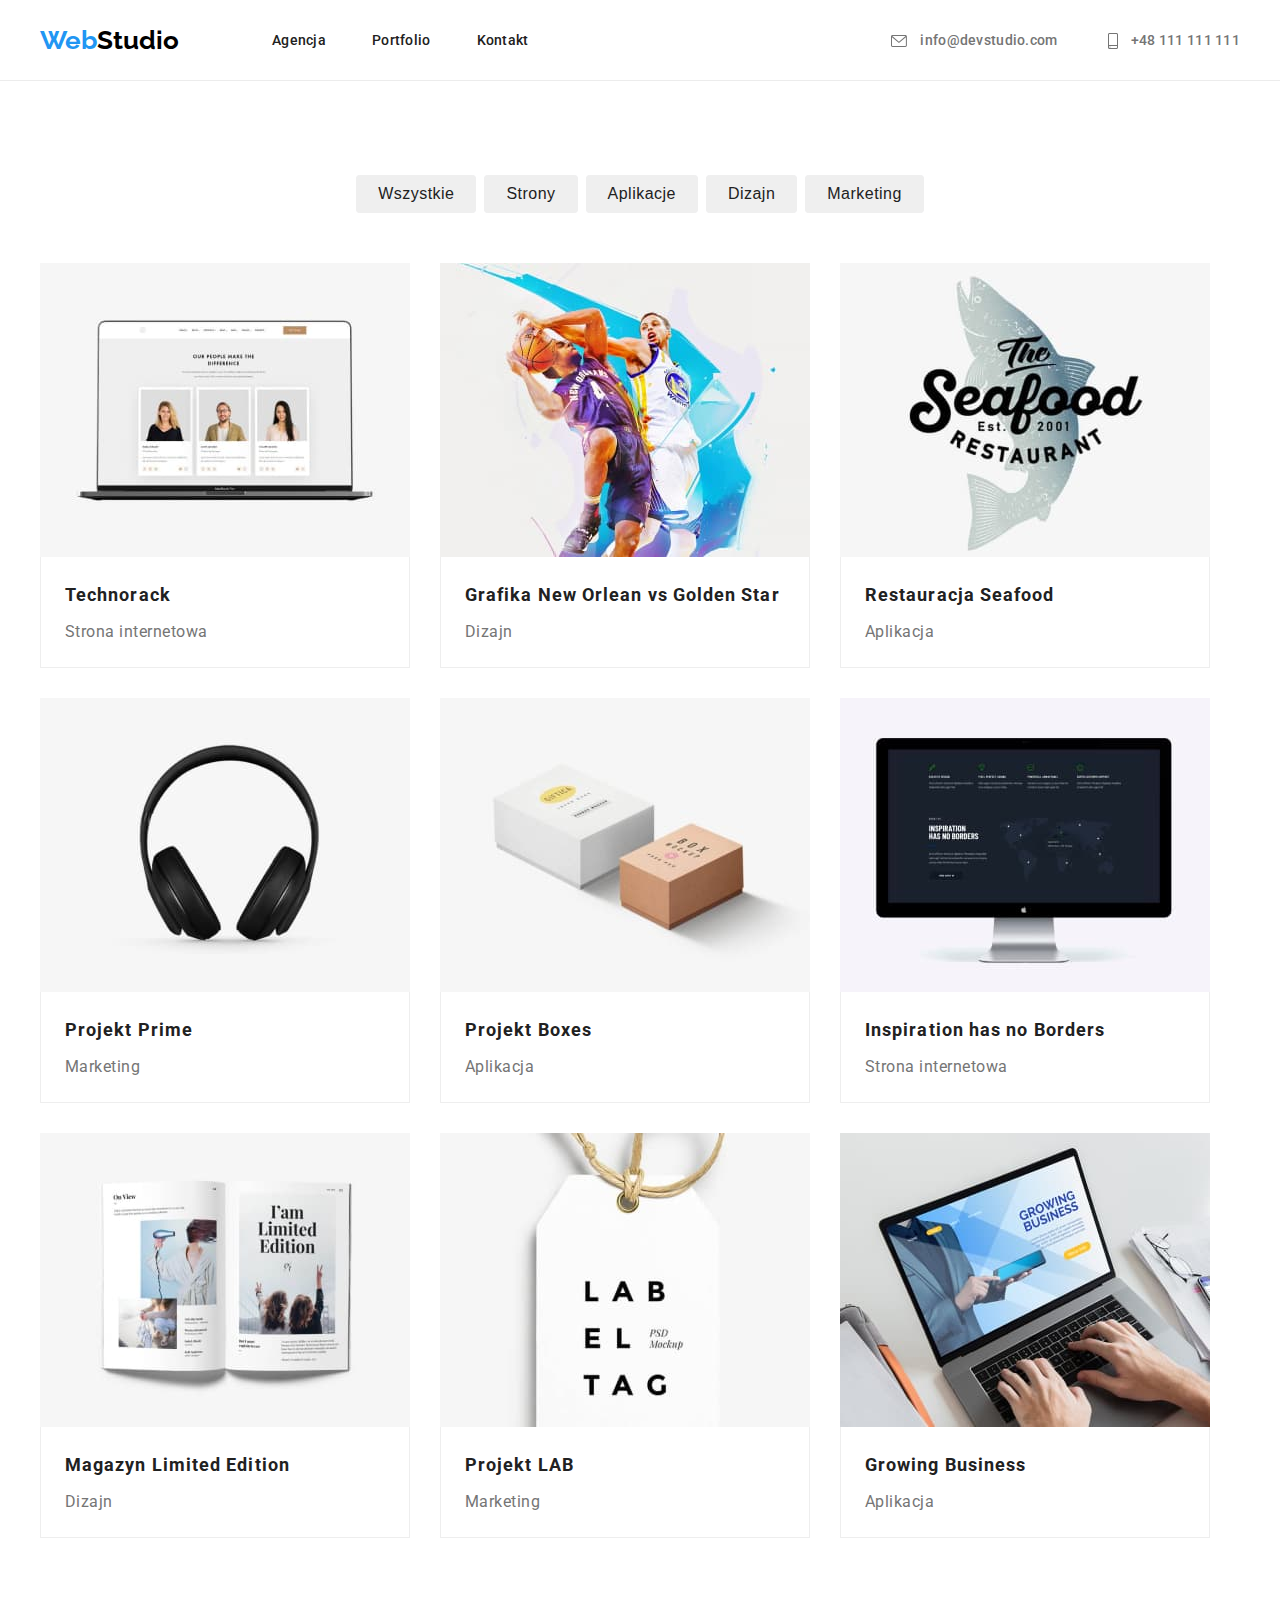
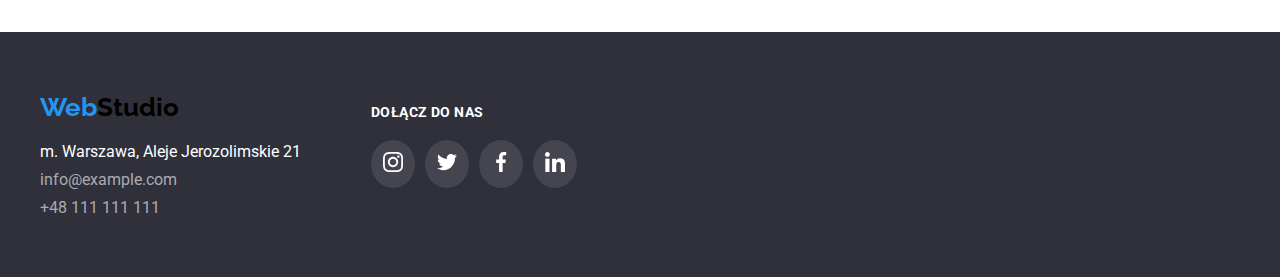
<file: portfolio.html>
<!DOCTYPE html>
<html lang="en">
  <head>
    <meta charset="UTF-8" />
    <meta http-equiv="X-UA-Compatible" content="IE=edge" />
    <meta name="viewport" content="width=device-width, initial-scale=1.0" />
    <link
      href="https://fonts.googleapis.com/css2?family=Raleway:wght@700&family=Roboto:wght@400;500;700;900&display=swap"
      rel="stylesheet"
    />
    <link rel="stylesheet" href="css/style.css" />
    <title>Portfolio</title>
  </head>
  <body>
    <header class="menu">
      <nav class="wrapper main-menu-container">
        <div class="menu-container">
          <a class="logo" href="index.html"><span class="logo-color">Web</span>Studio</a>
          <ul class="nav-list">
            <li class="nav-list-item">
              <a class="nav-list-item-link" href="agency.html">Agencja</a>
            </li>
            <li class="nav-list-item">
              <a class="nav-list-item-link" href="portfolio.html">Portfolio</a>
            </li>
            <li class="nav-list-item">
              <a class="nav-list-item-link" href="contact.html">Kontakt</a>
            </li>
          </ul>
        </div>

        <ul class="contact-list menu-container">
          <li>
            <a class="contact-link" href="mailto:info@devstudio.com"
              ><svg class="contact-icon" width="16px" height="12px">
                <use href="/images/icons.svg#icon-envelope"></use>
              </svg>
              info@devstudio.com
            </a>
          </li>
          <li>
            <a class="contact-link" href="tel:+48111111111"
              ><svg class="contact-icon" width="10px" height="16px">
                <use href="/images/icons.svg#icon-smartphone-2"></use>
              </svg>
              +48 111 111 111
            </a>
          </li>
        </ul>
      </nav>
    </header>
    <main>
      <section class="porfolio-section wrapper">
        <nav>
          <ul class="filters-list-container">
            <li class="filters-item">
              <button class="filters-button" type="button">Wszystkie</button>
            </li>
            <li class="filters-item">
              <button class="filters-button" type="button">Strony</button>
            </li>
            <li class="filters-item">
              <button class="filters-button" type="button">Aplikacje</button>
            </li>
            <li class="filters-item">
              <button class="filters-button" type="button">Dizajn</button>
            </li>
            <li class="filters-item">
              <button class="filters-button" type="button">Marketing</button>
            </li>
          </ul>
        </nav>
        <div class="projects-section">
          <ul class="projects-list-container">
            <li class="projects-list-item">
              <figure class="projects-list-item">
                <img
                  class="projects-pic"
                  src="images/portfolio/technocrack.jpg"
                  alt="Website"
                  height="294"
                  width="370"
                />
                <figcaption class="projects-caption">
                  <p class="projects-name">Technorack</p>
                  <p class="projects-description">Strona internetowa</p>
                </figcaption>
              </figure>
            </li>
            <li class="projects-list-item">
              <figure class="projects-list-item">
                <img
                  class="projects-pic"
                  src="images/portfolio/newOrlean.jpg"
                  alt="Basketball players"
                  height="294"
                  width="370"
                />
                <figcaption class="projects-caption">
                  <p class="projects-name">Grafika New Orlean vs Golden Star</p>
                  <p class="projects-description">Dizajn</p>
                </figcaption>
              </figure>
            </li>
            <li class="projects-list-item">
              <figure class="projects-list-item">
                <img
                  class="projects-pic"
                  src="images/portfolio/seafood.jpg"
                  alt="Restaurant logo"
                  height="294"
                  width="370"
                />
                <figcaption class="projects-caption">
                  <p class="projects-name">Restauracja Seafood</p>
                  <p class="projects-description">Aplikacja</p>
                </figcaption>
              </figure>
            </li>
            <li class="projects-list-item">
              <figure class="projects-list-item">
                <img
                  class="projects-pic"
                  src="images/portfolio/prime.jpg"
                  alt="Headphones"
                  height="294"
                  width="370"
                />
                <figcaption class="projects-caption">
                  <p class="projects-name">Projekt Prime</p>
                  <p class="projects-description">Marketing</p>
                </figcaption>
              </figure>
            </li>
            <li class="projects-list-item">
              <figure class="projects-list-item">
                <img
                  class="projects-pic"
                  src="images/portfolio/boxes.jpg"
                  alt="Boxes"
                  height="294"
                  width="370"
                />
                <figcaption class="projects-caption">
                  <p class="projects-name">Projekt Boxes</p>
                  <p class="projects-description">Aplikacja</p>
                </figcaption>
              </figure>
            </li>
            <li class="projects-list-item">
              <figure class="projects-list-item">
                <img
                  class="projects-pic"
                  src="images/portfolio/noBorders.jpg"
                  alt="Website"
                  height="294"
                  width="370"
                />
                <figcaption class="projects-caption">
                  <p class="projects-name">Inspiration has no Borders</p>
                  <p class="projects-description">Strona internetowa</p>
                </figcaption>
              </figure>
            </li>
            <li class="projects-list-item">
              <figure class="projects-list-item">
                <img
                  class="projects-pic"
                  src="images/portfolio/magazyn.jpg"
                  alt="Magazine"
                  height="294"
                  width="370"
                />
                <figcaption class="projects-caption">
                  <p class="projects-name">Magazyn Limited Edition</p>
                  <p class="projects-description">Dizajn</p>
                </figcaption>
              </figure>
            </li>
            <li class="projects-list-item">
              <figure class="projects-list-item">
                <img
                  class="projects-pic"
                  src="images/portfolio/lab.jpg"
                  alt="Label tag"
                  height="294"
                  width="370"
                />
                <figcaption class="projects-caption">
                  <p class="projects-name">Projekt LAB</p>
                  <p class="projects-description">Marketing</p>
                </figcaption>
              </figure>
            </li>
            <li class="projects-list-item">
              <figure class="projects-list-item">
                <img
                  class="projects-pic"
                  src="images/portfolio/growingBusiness.jpg"
                  alt="App"
                  height="294"
                  width="370"
                />
                <figcaption class="projects-caption">
                  <p class="projects-name">Growing Business</p>
                  <p class="projects-description">Aplikacja</p>
                </figcaption>
              </figure>
            </li>
          </ul>
        </div>
      </section>
    </main>
    <footer class="footer">
      <div class="footer-container wrapper">
        <div class="footer-logo-container">
          <a class="logo" href="index.html"><span class="logo-color">Web</span>Studio</a>
          <address class="footer-address-container">
            <span class="address">m. Warszawa, Aleje Jerozolimskie 21</span>
            <a class="contact" href="mailto:info@example.com"> info@example.com </a>
            <a class="contact" href="tel:+48111111111"> +48 111 111 111 </a>
          </address>
        </div>
        <div>
          <p class="footer-social-icons-header">Dołącz do nas</p>
          <ul class="footer-social-icons-container">
            <li>
              <a href="#" class="footer-social-icon">
                <svg height="20px" width="20px">
                  <use href="images/icons.svg#icon-instagram-2"></use>
                </svg>
              </a>
            </li>
            <li>
              <a href="#" class="footer-social-icon">
                <svg height="20px" width="20px">
                  <use href="images/icons.svg#icon-twitter-1"></use>
                </svg>
              </a>
            </li>
            <li>
              <a href="#" class="footer-social-icon">
                <svg height="20px" width="20px">
                  <use href="images/icons.svg#icon-facebook-1"></use>
                </svg>
              </a>
            </li>
            <li>
              <a href="#" class="footer-social-icon">
                <svg height="20px" width="20px">
                  <use href="images/icons.svg#icon-linkedin-1"></use>
                </svg>
              </a>
            </li>
          </ul>
        </div>
      </div>
    </footer>
  </body>
</html>
</file>
<file: css/style.css>
:root {
  --black-color: #000000;
  --blue-color: #2196f3;
  --white-color: #ffffff;
  --white-transparent-color: #ffffff99;
  --background-dark-color: #2f303a;
  --background-gray-color: #f5f4fa;
  --text-color-main: #212121;
  --text-color-secondary: #757575;
  --border-color: #eeeeee;
  --icons-color: #afb1b8;
  --icons-background-color: #ffffff1a;
  --background-dark-transparent: #2f303a66;
}
* {
  margin: 0;
  padding: 0;
}
body {
  font-family: Roboto, Raleway, sans-serif;
  color: var(--text-color-main);
}
.wrapper {
  max-width: 1200px;
  margin: 0 auto;
}
/* header and footer */
.menu {
  border-bottom: 1px solid #ececec;
}
.main-menu-container {
  display: flex;
  justify-content: space-between;
  align-items: center;
  height: 31px;
  padding-top: 24px;
  padding-bottom: 25px;
}

.menu-container {
  display: flex;
  align-items: center;
  margin: 0;
}

.logo {
  text-decoration: none;
  color: var(--black-color);
  font-family: Raleway;
  font-weight: 700;
  font-size: 1.625rem;
}
.logo-color {
  color: var(--blue-color);
}
.nav-list {
  list-style: none;
  display: flex;
  padding: 0;
  gap: 46px;
  margin: 0 0 0 93px;
  align-items: center;
}

.nav-list-item-link {
  font-weight: 500;
  font-size: 0.875rem;
  line-height: 1.14;
  letter-spacing: 0.02em;
  text-decoration: none;
  color: var(--text-color-main);
}
.nav-list-item-link:hover,
.nav-list-item-link:focus {
  color: var(--blue-color);
}
.contact {
  text-decoration: none;
  font-style: normal;
  color: var(--white-transparent-color);
}
.contact:hover,
.contact:focus {
  color: var(--blue-color);
}

.contact-list {
  list-style: none;
  padding: 0;
  gap: 50px;
}
.contact-link {
  color: var(--text-color-secondary);
  text-decoration: none;
  font-weight: 500;
  font-size: 0.875rem;
  line-height: 1.14;
  letter-spacing: 0.02em;
}
.contact-icon {
  fill: currentColor;
  vertical-align: middle;
  margin-right: 10px;
}

.contact-link:hover,
.contact-link:focus {
  color: var(--blue-color);
}
.address {
  color: var(--white-color);
  font-style: normal;
}
.nav-container {
  display: flex;
}
.contact-container {
  display: flex;
}
.footer-address-container {
  display: flex;
  flex-direction: column;
  justify-content: space-between;
  gap: 9px;
}
.footer {
  background-color: var(--background-dark-color);
}
.footer-container {
  display: flex;
  gap: 70px;
}
.footer-logo-container {
  display: flex;
  flex-direction: column;
  justify-content: space-between;
  gap: 20px;
  padding: 60px 0;
}
.footer-social-icons-header {
  font-style: normal;
  font-weight: 700;
  font-size: 14px;
  line-height: 16px;
  letter-spacing: 0.03em;
  text-transform: uppercase;
  color: var(--white-color);
  padding: 72px 0 20px;
}
.footer-social-icons-container {
  justify-content: space-between;
  list-style: none;
  display: flex;
  gap: 10px;
}
.footer-social-icon {
  display: block;
  padding: 12px;
  border-radius: 50%;
  fill: var(--white-color);
  background-color: var(--icons-background-color);
}
.footer-social-icon:hover,
.footer-social-icon:focus,
.footer-social-icon:active {
  fill: var(--white-color);
  background-color: var(--blue-color);
  border-radius: 50%;
  cursor: pointer;
}

/* main */

/* main-header- section */
.main-header-section {
  background-color: var(--background-dark-color);
}
.main-header-container {
  gap: 30px;
  padding: 200px 0;
  margin: 0 auto;
  max-width: 1600px;
  display: flex;
  flex-direction: column;
  justify-content: center;
  align-items: center;
  text-align: center;
  background-image: linear-gradient(
      var(--background-dark-transparent),
      var(--background-dark-transparent)
    ),
    url("../images/mainHeaderBackground.jpg");
}
.main-header-text {
  font-weight: 900;
  font-size: 2.75rem;
  line-height: 1.36;
  text-align: center;
  letter-spacing: 0.06em;
  text-transform: uppercase;
  color: var(--white-color);
  max-width: 696px;
}
.main-header-button {
  margin: auto;
  background: var(--blue-color);
  font-weight: 700;
  font-size: 1rem;
  line-height: 1.88;
  text-align: center;
  letter-spacing: 0.06em;
  color: var(--white-color);
  cursor: pointer;
  border-radius: 4px;
  border: 0;
  padding: 10px 41px;
}
/* main-description-section */
.main-description-list {
  list-style: none;
  display: flex;
  padding: 86px 0 0;
  margin: 0;
  gap: 30px;
}
.main-description-list-header {
  margin: 0 0 10px;
  font-weight: 700;
  font-size: 0.875rem;
  line-height: 1.14;
  letter-spacing: 0.03em;
  text-transform: uppercase;
}
.main-description-list-text {
  margin: 0;
  font-size: 0.875rem;
  line-height: 1.71;
  letter-spacing: 0.03em;
  color: var(--text-color-secondary);
}

.services-section-list {
  list-style: none;
}
.main-description-icon-box {
  margin: 0 0 30px;
  width: 70px;
  padding: 25px 103.75px;
  border-radius: 4px;
  background-color: var(--background-gray-color);
}
.main-description-icon {
}

.background-icon {
  fill: var(--background-gray-color);
  border-radius: 4px;
}
/* services-section */

.services-section {
  padding: 94px 0;
}
.services-section-container {
  display: flex;
  padding: 0;
  margin: 0;
  justify-content: space-between;
  gap: 30px;
}
.services-section-header {
  font-weight: 700;
  font-size: 2.25rem;
  line-height: 1.17;
  text-align: center;
  letter-spacing: 0.03em;
  margin-top: 0;
  margin-bottom: 50px;
}

/* team-section */
.team-section-header {
  font-weight: 700;
  font-size: 2.25rem;
  line-height: 1.17;
  text-align: center;
  letter-spacing: 0.03em;
  padding-top: 94px;
  margin: 0 0 54px 0;
}
.team-section {
  background-color: var(--background-gray-color);
}
.team-section-container {
  display: flex;
  padding: 0 0 94px;
  margin: 0;
  justify-content: space-between;
  list-style: none;
}
.team-section-item {
  margin: auto;
  height: auto;
  width: 270px;
  background: #ffffff;
  box-shadow: 0px 1px 3px rgba(0, 0, 0, 0.12), 0px 1px 1px rgba(0, 0, 0, 0.14),
    0px 2px 1px rgba(0, 0, 0, 0.2);
  border-radius: 0px 0px 4px 4px;
  padding-bottom: ;
}
.team-section-pic {
  vertical-align: middle;
}
.team-section-name {
  font-weight: 500;
  font-size: 1rem;
  line-height: 1.19;
  text-align: center;
  letter-spacing: 0.03em;
  margin: 0;
  padding: 30px 0 0;
}
.team-section-profession {
  font-size: 1rem;
  line-height: 1.19;
  text-align: center;
  letter-spacing: 0.03em;
  color: var(--text-color-secondary);
  margin: 0;
  padding: 10px 0 16px;
}
.team-social-icons-container {
  padding: 0 32px 30px;
  justify-content: space-between;
  list-style: none;
  display: flex;
  gap: 10px;
}
.team-social-icon {
  display: block;
  width: 20px;
  height: 20px;
  padding: 12px;
  border-radius: 50%;
  fill: var(--icons-color);
}
.team-social-icon:hover,
.team-social-icon:focus,
.team-social-icon:active {
  fill: var(--white-color);
  background-color: var(--blue-color);
  border-radius: 50%;
  cursor: pointer;
}
/* CLIENTS SECTION */

.clients-section-header {
  padding: 94px 0 50px;
  font-weight: 700;
  font-size: 2.25rem;
  line-height: 1.17;
  text-align: center;
  letter-spacing: 0.03em;
}
.clients-section-list {
  list-style: none;
  display: flex;
  justify-content: space-between;
  gap: 30px;
  padding: 0 0 94px;
}
.client-icon {
  display: block;
  fill: var(--icons-color);
  padding: 16px 32px;
  border: 1px solid var(--icons-color);
  border-radius: 4px;
}
.client-icon:hover,
.client-iconn:focus,
.client-icon:active {
  fill: var(--blue-color);
  border-color: var(--blue-color);
  cursor: pointer;
}

/* PORTFOLIO */
.porfolio-section {
  padding: 94px 0;
}

.filters-list-container {
  display: flex;
  justify-content: center;
  margin: 0 auto;
  padding: 0;
  gap: 8px;
}
.filters-item {
  list-style: none;
  background: var(--background-gray-color);
  border-radius: 4px;
}
.filters-button {
  border-radius: 4px;
  border-color: var(--background-gray-color);
  font-weight: 500;
  font-size: 1rem;
  line-height: 1.62;
  text-align: center;
  letter-spacing: 0.03em;
  color: var(--text-color-main);
  cursor: pointer;
  border: 0;
  padding: 6px 22px;
}
.filters-button:hover,
.filters-button:focus {
  background-color: var(--blue-color);
  color: var(--white-color);
  box-shadow: 0px 3px 1px rgba(0, 0, 0, 0.1), 0px 1px 2px rgba(0, 0, 0, 0.08),
    0px 2px 2px rgba(0, 0, 0, 0.12);
}
.projects-section {
  margin-top: 50px;
}
.projects-caption {
  border: 1px solid var(--border-color);
  border-top: 0;
  padding: 20px 24px;
}
.projects-name {
  font-weight: 700;
  font-size: 1.125rem;
  line-height: 2;
  letter-spacing: 0.06em;
  margin: 0 0 4px;
}
.projects-description {
  font-size: 1rem;
  line-height: 1.88;
  letter-spacing: 0.03em;
  color: var(--text-color-secondary);
  margin: 0;
}

.section {
  margin-top: 94px;
  margin-bottom: 94px;
}
.projects-list-container {
  list-style: none;
  display: flex;
  flex-wrap: wrap;
  gap: 30px;
  padding: 0;
  margin: 0;
}
.projects-list-item {
  padding: 0;
  margin: 0;
}
.projects-list-item:hover,
.projects-list-item:focus {
  box-shadow: 0px 1px 1px rgba(0, 0, 0, 0.12), 0px 4px 4px rgba(0, 0, 0, 0.06),
    1px 4px 6px rgba(0, 0, 0, 0.16);
  cursor: pointer;
}

.projects-pic {
  vertical-align: middle;
}
</file>
